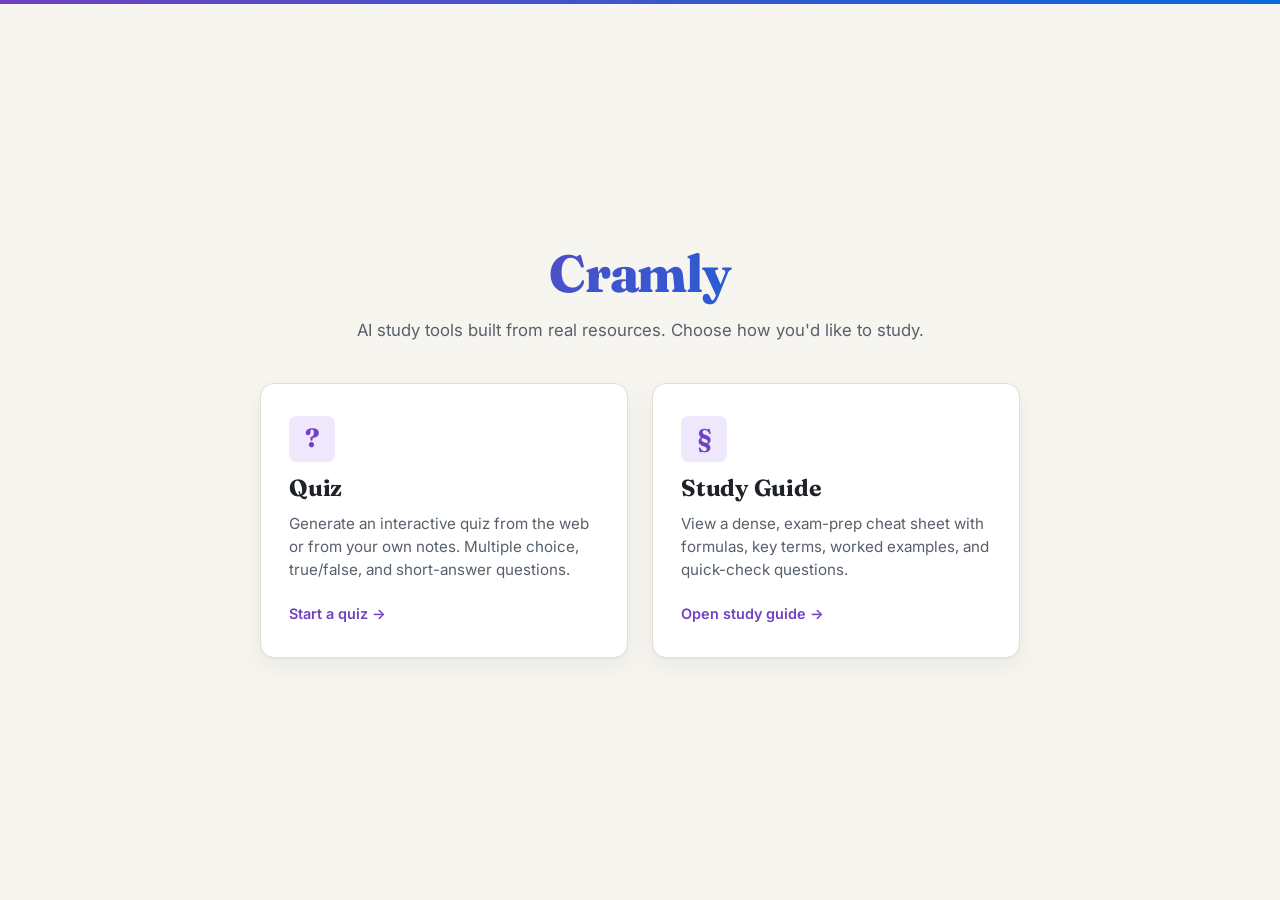
<file: static/index.html>
<!DOCTYPE html>
<html lang="en">
<head>
  <meta charset="UTF-8" />
  <meta name="viewport" content="width=device-width, initial-scale=1.0" />
  <title>Cramly — Choose a Study Mode</title>
  <link rel="stylesheet" href="style.css" />
  <style>
    .menu-wrap {
      flex: 1;
      display: flex;
      flex-direction: column;
      align-items: center;
      justify-content: center;
      padding: 3rem 1.25rem;
      gap: 2.5rem;
    }
    .menu-hero {
      text-align: center;
      max-width: 640px;
    }
    .menu-hero h1 {
      font-family: "Fraunces", Georgia, serif;
      font-size: 3.25rem;
      font-weight: 800;
      letter-spacing: -0.02em;
      background: var(--grad);
      -webkit-background-clip: text;
      background-clip: text;
      -webkit-text-fill-color: transparent;
      margin-bottom: 0.75rem;
    }
    .menu-hero p {
      color: var(--text-muted);
      font-size: 1.05rem;
      line-height: 1.55;
    }
    .menu-grid {
      display: grid;
      grid-template-columns: 1fr 1fr;
      gap: 1.5rem;
      width: 100%;
      max-width: 760px;
    }
    @media (max-width: 640px) {
      .menu-grid { grid-template-columns: 1fr; }
      .menu-hero h1 { font-size: 2.2rem; }
    }
    .menu-tile {
      display: flex;
      flex-direction: column;
      gap: 0.75rem;
      padding: 2rem 1.75rem;
      background: var(--surface);
      border: 1px solid var(--border);
      border-radius: var(--radius);
      color: var(--text);
      text-decoration: none;
      cursor: pointer;
      transition: transform var(--transition), border-color var(--transition), box-shadow var(--transition);
      box-shadow: var(--shadow);
      position: relative;
      overflow: hidden;
    }
    .menu-tile::before {
      content: "";
      position: absolute;
      inset: 0;
      background: var(--accent-soft);
      opacity: 0;
      transition: opacity var(--transition);
      pointer-events: none;
    }
    .menu-tile:hover {
      transform: translateY(-3px);
      border-color: var(--accent);
      box-shadow: 0 12px 32px rgba(111, 66, 193, 0.18);
      text-decoration: none;
    }
    .menu-tile:hover::before { opacity: 0.55; }
    .menu-tile > * { position: relative; z-index: 1; }
    .menu-icon {
      width: 46px;
      height: 46px;
      display: flex;
      align-items: center;
      justify-content: center;
      background: var(--accent-soft);
      color: var(--accent);
      border-radius: var(--radius-sm);
      font-family: "Fraunces", Georgia, serif;
      font-size: 1.6rem;
      font-weight: 700;
    }
    .menu-tile h2 {
      font-family: "Fraunces", Georgia, serif;
      font-size: 1.45rem;
      font-weight: 700;
      letter-spacing: -0.01em;
    }
    .menu-tile p {
      color: var(--text-muted);
      font-size: 0.95rem;
      line-height: 1.5;
      flex: 1;
    }
    .menu-tile .arrow {
      color: var(--accent);
      font-weight: 600;
      font-size: 0.9rem;
      margin-top: 0.5rem;
    }
  </style>
</head>
<body>
  <div id="app">
    <div class="menu-wrap">
      <div class="menu-hero">
        <h1>Cramly</h1>
        <p>AI study tools built from real resources. Choose how you'd like to study.</p>
      </div>

      <div class="menu-grid">
        <a class="menu-tile" href="/quiz.html">
          <div class="menu-icon">?</div>
          <h2>Quiz</h2>
          <p>Generate an interactive quiz from the web or from your own notes. Multiple choice, true/false, and short-answer questions.</p>
          <div class="arrow">Start a quiz →</div>
        </a>

        <a class="menu-tile" href="/study_guide.html">
          <div class="menu-icon">§</div>
          <h2>Study Guide</h2>
          <p>View a dense, exam-prep cheat sheet with formulas, key terms, worked examples, and quick-check questions.</p>
          <div class="arrow">Open study guide →</div>
        </a>
      </div>
    </div>
  </div>
</body>
</html>
</file>
<file: static/style.css>
/*
 * style.css
 * =========
 * Minimal study-guide-themed UI for the Cramly quiz. Light by default,
 * dark via prefers-color-scheme. Inter + Fraunces + JetBrains Mono.
 */

/* =========================================================
   1. Fonts + CSS variables
   ========================================================= */
@import url("https://fonts.googleapis.com/css2?family=Inter:wght@400;500;600;700&family=Fraunces:opsz,wght@9..144,600;9..144,700;9..144,800&family=JetBrains+Mono:wght@400;500&display=swap");

:root {
  --bg:           #f7f5f0;
  --surface:      #ffffff;
  --surface-2:    #f4f1ea;
  --border:       #e3dfd5;
  --rule:         #ece8de;
  --text:         #1f2328;
  --text-muted:   #57606a;
  --accent:       #6f42c1;
  --accent-dark:  #5a35a3;
  --accent-soft:  #efe7fb;
  --success:      #1a7f37;
  --success-bg:   #dafbe1;
  --error:        #d73a49;
  --error-bg:     #ffebe9;
  --warning:      #bf8700;
  --warning-bg:   #fff8c5;
  --radius:       14px;
  --radius-sm:    8px;
  --shadow:       0 1px 2px rgba(27,31,35,.04), 0 8px 24px rgba(27,31,35,.06);
  --transition:   0.15s ease;
  --grad:         linear-gradient(135deg, #6f42c1 0%, #0969da 100%);
  --on-accent:    #ffffff;

  --term-bg:      #f4f1ea;
  --term-border:  #e3dfd5;
  --term-text:    #1f2328;
  --term-muted:   #57606a;
  --term-green:   #1a7f37;
  --term-yellow:  #bf8700;
  --term-blue:    #0969da;
  --term-red:     #d73a49;
  --term-purple:  #6f42c1;
}

@media (prefers-color-scheme: dark) {
  :root {
    --bg:          #0b0f17;
    --surface:     #11161f;
    --surface-2:   #161b26;
    --border:      #232b38;
    --rule:        #1c2330;
    --text:        #e6edf3;
    --text-muted:  #8b949e;
    --accent:      #d2a8ff;
    --accent-dark: #b18aff;
    --accent-soft: #1d1730;
    --success:     #3fb950;
    --success-bg:  rgba(63,185,80,.12);
    --error:       #ff7b72;
    --error-bg:    rgba(255,123,114,.12);
    --warning:     #d29922;
    --warning-bg:  rgba(210,153,34,.12);
    --shadow:      0 1px 2px rgba(0,0,0,.4), 0 12px 30px rgba(0,0,0,.35);
    --grad:        linear-gradient(135deg, #d2a8ff 0%, #79c0ff 100%);
    --on-accent:   #1f1233;

    --term-bg:     #0d1117;
    --term-border: #232b38;
    --term-text:   #c9d1d9;
    --term-muted:  #8b949e;
    --term-green:  #3fb950;
    --term-yellow: #d29922;
    --term-blue:   #79c0ff;
    --term-red:    #ff7b72;
    --term-purple: #d2a8ff;
  }
}

/* =========================================================
   2. Reset & base
   ========================================================= */
*, *::before, *::after { box-sizing: border-box; margin: 0; padding: 0; }
html, body { height: 100%; }
body {
  background: var(--bg);
  color: var(--text);
  font-family: "Inter", -apple-system, BlinkMacSystemFont, "Segoe UI", sans-serif;
  font-size: 16px;
  line-height: 1.6;
  -webkit-font-smoothing: antialiased;
  text-rendering: optimizeLegibility;
  min-height: 100vh;
  display: flex;
  flex-direction: column;
}
body::before {
  content: "";
  position: fixed;
  top: 0; left: 0; right: 0;
  height: 4px;
  background: var(--grad);
  z-index: 100;
}
#app { flex: 1; display: flex; flex-direction: column; }
a { color: var(--accent); text-decoration: none; }
a:hover { text-decoration: underline; }

h1, h2, h3 {
  font-family: "Fraunces", Georgia, serif;
  letter-spacing: -0.01em;
  line-height: 1.2;
}

/* =========================================================
   3. Screen system
   ========================================================= */
.screen { display: none; flex: 1; padding: 3rem 1.25rem; }
.screen.active {
  display: flex;
  flex-direction: column;
  align-items: center;
  justify-content: center;
}

/* =========================================================
   4. Reusable: card, button, panel-toggle, fields
   ========================================================= */
.card {
  background: var(--surface);
  border: 1px solid var(--border);
  border-radius: var(--radius);
  box-shadow: var(--shadow);
  padding: 2.25rem 2.25rem;
  width: 100%;
  max-width: 600px;
}

.btn {
  display: inline-flex;
  align-items: center;
  justify-content: center;
  padding: 0.65rem 1.3rem;
  border: 1px solid transparent;
  border-radius: var(--radius-sm);
  font-family: inherit;
  font-size: 0.95rem;
  font-weight: 600;
  cursor: pointer;
  transition: background var(--transition), border-color var(--transition), color var(--transition), transform var(--transition);
}
.btn:active   { transform: scale(0.98); }
.btn:disabled { opacity: 0.45; cursor: not-allowed; }

.btn-primary { background: var(--accent); color: var(--on-accent); }
.btn-primary:hover:not(:disabled) { background: var(--accent-dark); }
.btn-secondary {
  background: var(--surface);
  color: var(--text);
  border-color: var(--border);
}
.btn-secondary:hover:not(:disabled) {
  border-color: var(--accent);
  color: var(--accent);
}
.btn-full { width: 100%; }

.btn-link {
  background: none;
  border: none;
  color: var(--text-muted);
  cursor: pointer;
  font-family: inherit;
  font-size: 0.85rem;
  padding: 0.3rem 0;
  text-decoration: underline;
  text-underline-offset: 3px;
}
.btn-link:hover { color: var(--accent); }

.panel-toggle {
  background: none;
  border: 1px solid var(--rule);
  border-radius: 20px;
  color: var(--text-muted);
  cursor: pointer;
  font-family: inherit;
  font-size: 0.8rem;
  padding: 0.35rem 0.85rem;
  transition: color var(--transition), border-color var(--transition);
  align-self: flex-start;
}
.panel-toggle:hover { color: var(--accent); border-color: var(--accent); }

.hidden     { display: none !important; }
.text-muted { color: var(--text-muted); }

/* Fields */
.field { display: flex; flex-direction: column; gap: 0.45rem; }
.field label {
  font-size: 0.78rem;
  font-weight: 600;
  color: var(--text-muted);
  text-transform: uppercase;
  letter-spacing: 0.06em;
}
.field input,
.field select {
  background: var(--surface);
  border: 1px solid var(--border);
  border-radius: var(--radius-sm);
  color: var(--text);
  font-family: inherit;
  font-size: 1rem;
  padding: 0.7rem 0.95rem;
  outline: none;
  transition: border-color var(--transition);
  width: 100%;
}
.field input:focus,
.field select:focus { border-color: var(--accent); }

/* =========================================================
   5. Input screen
   ========================================================= */
.center-card { display: flex; flex-direction: column; gap: 1.75rem; }
.logo { text-align: center; }
.logo h1 {
  font-family: "Fraunces", Georgia, serif;
  font-size: 2.75rem;
  font-weight: 800;
  background: var(--grad);
  -webkit-background-clip: text;
  background-clip: text;
  -webkit-text-fill-color: transparent;
  margin-bottom: 0.4rem;
}
.tagline { color: var(--text-muted); font-size: 0.98rem; }
#quiz-form { display: flex; flex-direction: column; gap: 1.25rem; }
.options-row { display: grid; grid-template-columns: 1fr 1fr; gap: 1rem; }

/* Notes toggle */
.notes-section {
  display: flex;
  flex-direction: column;
  gap: 0.4rem;
  border: 1px solid var(--rule);
  border-radius: var(--radius-sm);
  padding: 0.85rem 1rem;
  background: var(--surface-2);
}
.notes-toggle-row {
  display: flex;
  align-items: center;
  justify-content: space-between;
}
.toggle-label {
  display: flex;
  align-items: center;
  gap: 0.6rem;
  cursor: pointer;
  font-size: 0.95rem;
  font-weight: 500;
  user-select: none;
}
.toggle-label input[type="checkbox"] {
  width: 16px; height: 16px;
  accent-color: var(--accent);
  cursor: pointer;
}
.notes-status-badge {
  font-family: "JetBrains Mono", monospace;
  font-size: 0.7rem;
  font-weight: 500;
  padding: 0.2rem 0.6rem;
  border-radius: 20px;
  border: 1px solid var(--border);
  color: var(--text-muted);
  text-transform: uppercase;
  letter-spacing: 0.04em;
}
.notes-status-badge.available   { border-color: var(--success); color: var(--success); background: var(--success-bg); }
.notes-status-badge.unavailable { color: var(--text-muted); }
.notes-hint { font-size: 0.85rem; line-height: 1.5; }

/* =========================================================
   6. Agent screen
   ========================================================= */
.agent-card {
  max-width: 620px;
  display: flex;
  flex-direction: column;
  gap: 1.25rem;
}
.agent-simple {
  text-align: center;
  display: flex;
  flex-direction: column;
  align-items: center;
  gap: 0.5rem;
}
.agent-simple h2 {
  font-family: "Fraunces", Georgia, serif;
  font-size: 1.4rem;
  font-weight: 700;
}
.search-counter {
  font-family: "JetBrains Mono", monospace;
  font-size: 0.78rem;
  color: var(--text-muted);
  min-height: 1.2em;
}
.spinner {
  width: 40px; height: 40px;
  border: 3px solid var(--rule);
  border-top-color: var(--accent);
  border-radius: 50%;
  animation: spin 0.85s linear infinite;
  margin-bottom: 0.5rem;
}
.spinner.spinner-done {
  animation: none;
  border-color: var(--success);
}
@keyframes spin { to { transform: rotate(360deg); } }

/* Agent log */
.agent-log-wrap {
  border: 1px solid var(--term-border);
  border-radius: var(--radius-sm);
  overflow: hidden;
  background: var(--term-bg);
}
.agent-log-header {
  display: flex;
  align-items: center;
  gap: 6px;
  background: var(--surface-2);
  padding: 0.5rem 0.85rem;
  border-bottom: 1px solid var(--term-border);
}
.dot { width: 10px; height: 10px; border-radius: 50%; }
.dot-red    { background: #ff5f57; }
.dot-yellow { background: #febc2e; }
.dot-green  { background: #28c840; }
.agent-log-title {
  font-family: "JetBrains Mono", monospace;
  font-size: 0.75rem;
  font-weight: 500;
  color: var(--term-muted);
  margin-left: 6px;
}
.agent-log {
  padding: 0.85rem 1rem;
  font-family: "JetBrains Mono", monospace;
  font-size: 0.8rem;
  line-height: 1.7;
  max-height: 240px;
  overflow-y: auto;
  display: flex;
  flex-direction: column;
  gap: 0.1rem;
}
.log-entry {
  display: flex;
  align-items: baseline;
  gap: 0.65rem;
  animation: fadeIn 0.2s ease;
}
@keyframes fadeIn {
  from { opacity: 0; transform: translateY(3px); }
  to   { opacity: 1; transform: translateY(0); }
}
.log-tag {
  min-width: 48px;
  font-size: 0.7rem;
  font-weight: 700;
  text-transform: uppercase;
  letter-spacing: 0.05em;
}
.log-text { color: var(--term-text); }
.log-pending .log-tag { color: var(--term-yellow); }
.log-done    .log-tag { color: var(--term-green);  }
.log-info    .log-tag { color: var(--term-blue);   }
.log-success .log-tag { color: var(--term-green);  }
.log-error   .log-tag { color: var(--term-red);    }

/* Reasoning summary */
.reasoning-box {
  background: var(--surface-2);
  border: 1px solid var(--rule);
  border-radius: var(--radius-sm);
  padding: 1rem 1.1rem;
  display: flex;
  flex-direction: column;
  gap: 0.85rem;
}
.reasoning-title {
  font-family: "JetBrains Mono", monospace;
  font-size: 0.7rem;
  font-weight: 700;
  text-transform: uppercase;
  letter-spacing: 0.07em;
  color: var(--accent);
}
.reasoning-section { display: flex; flex-direction: column; gap: 0.25rem; }
.reasoning-label {
  font-size: 0.7rem;
  font-weight: 700;
  color: var(--text-muted);
  text-transform: uppercase;
  letter-spacing: 0.06em;
}
.reasoning-section p,
.reasoning-section ul {
  font-size: 0.88rem;
  color: var(--text);
  line-height: 1.55;
}
.reasoning-section ul { padding-left: 1.2rem; }

.agent-actions { display: flex; justify-content: flex-end; }

/* =========================================================
   7. Quiz screen
   ========================================================= */
#quiz-screen { justify-content: flex-start; padding: 0; align-items: stretch; }

.quiz-header {
  width: 100%;
  background: var(--surface);
  border-bottom: 1px solid var(--rule);
  padding: 0.85rem 1.5rem;
  position: sticky;
  top: 0;
  z-index: 10;
}
.header-left { display: flex; justify-content: flex-end; margin-bottom: 0.55rem; }
.question-counter {
  position: fixed;
  bottom: 1.25rem;
  right: 1.5rem;
  z-index: 50;
  background: var(--surface);
  border: 1px solid var(--border);
  border-radius: 20px;
  box-shadow: var(--shadow);
  padding: 0.4rem 0.95rem;
  font-family: "JetBrains Mono", monospace;
  font-size: 0.8rem;
  color: var(--text-muted);
}
.score-badge {
  font-family: "JetBrains Mono", monospace;
  font-size: 0.82rem;
  font-weight: 600;
  color: var(--accent);
}
.progress-bar-wrap {
  height: 3px;
  background: var(--rule);
  border-radius: 2px;
  overflow: hidden;
}
.progress-bar {
  height: 100%;
  background: var(--grad);
  border-radius: 2px;
  transition: width 0.4s ease;
  width: 0%;
}

.quiz-body {
  display: flex;
  gap: 1.75rem;
  width: 100%;
  max-width: 1100px;
  margin: 0 auto;
  padding: 2.5rem 1.25rem;
  flex: 1;
  align-items: flex-start;
}
.quiz-main {
  flex: 1;
  display: flex;
  flex-direction: column;
  gap: 1rem;
  min-width: 0;
}

.question-card { display: flex; flex-direction: column; gap: 1.35rem; }
.q-type-label {
  font-family: "JetBrains Mono", monospace;
  font-size: 0.7rem;
  font-weight: 600;
  text-transform: uppercase;
  letter-spacing: 0.08em;
  color: var(--accent);
}
.q-text {
  font-family: "Fraunces", Georgia, serif;
  font-size: 1.25rem;
  font-weight: 600;
  line-height: 1.4;
  color: var(--text);
}

.reasoning-toggle-row {
  display: flex;
  justify-content: center;
  padding: 0 1rem 2rem;
}

/* =========================================================
   8. Answer options
   ========================================================= */
.options-grid { display: flex; flex-direction: column; gap: 0.55rem; }

.option-btn {
  display: flex;
  align-items: center;
  gap: 0.9rem;
  padding: 0.85rem 1.1rem;
  background: var(--surface);
  border: 1px solid var(--border);
  border-radius: var(--radius-sm);
  color: var(--text);
  font-family: inherit;
  font-size: 0.96rem;
  cursor: pointer;
  text-align: left;
  transition: border-color var(--transition), background var(--transition);
  width: 100%;
}
.option-btn:hover:not(:disabled) {
  border-color: var(--accent);
  background: var(--accent-soft);
}
.option-btn:disabled { cursor: default; }

.option-letter {
  min-width: 26px; height: 26px;
  border-radius: 50%;
  background: var(--surface-2);
  border: 1px solid var(--border);
  display: flex; align-items: center; justify-content: center;
  font-family: "JetBrains Mono", monospace;
  font-weight: 600;
  font-size: 0.78rem;
  color: var(--text-muted);
  flex-shrink: 0;
  transition: background var(--transition), color var(--transition);
}

.option-btn.correct {
  border-color: var(--success);
  background: var(--success-bg);
}
.option-btn.correct .option-letter {
  background: var(--success);
  color: #fff;
  border-color: var(--success);
}
.option-btn.incorrect {
  border-color: var(--error);
  background: var(--error-bg);
}
.option-btn.incorrect .option-letter {
  background: var(--error);
  color: #fff;
  border-color: var(--error);
}

.tf-grid { display: grid; grid-template-columns: 1fr 1fr; gap: 0.75rem; }
.tf-grid .option-btn { justify-content: center; font-size: 1rem; font-weight: 600; }

.sa-textarea {
  width: 100%;
  min-height: 100px;
  background: var(--surface);
  border: 1px solid var(--border);
  border-radius: var(--radius-sm);
  color: var(--text);
  font-family: inherit;
  font-size: 0.96rem;
  padding: 0.85rem 1rem;
  resize: vertical;
  outline: none;
  transition: border-color var(--transition);
  line-height: 1.55;
}
.sa-textarea:focus { border-color: var(--accent); }
.sa-actions { display: flex; gap: 0.75rem; }

.model-answer-box {
  background: var(--surface-2);
  border: 1px solid var(--rule);
  border-radius: var(--radius-sm);
  padding: 1rem 1.1rem;
  font-size: 0.93rem;
  line-height: 1.55;
}
.model-answer-box h4 {
  font-family: "JetBrains Mono", monospace;
  font-size: 0.7rem;
  font-weight: 700;
  text-transform: uppercase;
  letter-spacing: 0.07em;
  color: var(--text-muted);
  margin-bottom: 0.45rem;
}
.model-answer-box ul { padding-left: 1.2rem; color: var(--text-muted); font-size: 0.9rem; }

/* =========================================================
   9. Short-answer evaluation
   ========================================================= */
.eval-box {
  display: flex;
  flex-direction: column;
  gap: 0.4rem;
  padding: 0.85rem 1rem;
  border-radius: var(--radius-sm);
  border: 1px solid var(--border);
}
.eval-box.eval-correct   { border-color: var(--success); background: var(--success-bg); }
.eval-box.eval-partial   { border-color: var(--warning); background: var(--warning-bg); }
.eval-box.eval-incorrect { border-color: var(--error);   background: var(--error-bg);   }
.eval-badge {
  font-family: "JetBrains Mono", monospace;
  font-size: 0.72rem;
  font-weight: 700;
  text-transform: uppercase;
  letter-spacing: 0.06em;
}
.eval-correct   .eval-badge { color: var(--success); }
.eval-partial   .eval-badge { color: var(--warning); }
.eval-incorrect .eval-badge { color: var(--error);   }
.eval-feedback { font-size: 0.92rem; line-height: 1.55; }

/* =========================================================
   10. Explanation panel
   ========================================================= */
.explanation-box {
  background: var(--accent-soft);
  border-left: 3px solid var(--accent);
  border-radius: 0 var(--radius-sm) var(--radius-sm) 0;
  padding: 0.9rem 1.1rem;
  font-size: 0.93rem;
  line-height: 1.55;
}
.expl-label {
  font-family: "JetBrains Mono", monospace;
  font-size: 0.7rem;
  font-weight: 700;
  text-transform: uppercase;
  letter-spacing: 0.06em;
  color: var(--accent);
  margin-bottom: 0.35rem;
}
.next-row { display: flex; justify-content: flex-end; }

/* =========================================================
   10b. Solution steps panel
   ========================================================= */
.steps-box {
  background: var(--surface-2);
  border-left: 3px solid var(--accent);
  border-radius: 0 var(--radius-sm) var(--radius-sm) 0;
  padding: 0.9rem 1.1rem;
  margin-top: 0.75rem;
  font-size: 0.93rem;
  line-height: 1.55;
}
.steps-label {
  font-family: "JetBrains Mono", monospace;
  font-size: 0.7rem;
  font-weight: 700;
  text-transform: uppercase;
  letter-spacing: 0.06em;
  color: var(--accent);
  margin-bottom: 0.6rem;
}
.steps-list {
  list-style: none;
  padding: 0;
  margin: 0;
  display: flex;
  flex-direction: column;
  gap: 0.5rem;
}
.step-item {
  display: flex;
  gap: 0.75rem;
  align-items: flex-start;
}
.step-num {
  min-width: 22px;
  height: 22px;
  border-radius: 50%;
  background: var(--accent);
  color: #fff;
  font-size: 0.72rem;
  font-weight: 700;
  display: flex;
  align-items: center;
  justify-content: center;
  flex-shrink: 0;
  margin-top: 0.18rem;
}

/* =========================================================
   11. Sources + reasoning side panel
   ========================================================= */
.sources-panel { display: flex; flex-direction: column; gap: 0.55rem; }
.sources-list  { display: flex; flex-direction: column; gap: 0.4rem; }
.source-item   { display: flex; align-items: center; gap: 0.6rem; font-size: 0.88rem; }
.source-type-badge {
  font-family: "JetBrains Mono", monospace;
  font-size: 0.68rem;
  font-weight: 600;
  text-transform: uppercase;
  letter-spacing: 0.04em;
  padding: 0.15rem 0.5rem;
  border-radius: 4px;
  white-space: nowrap;
  background: var(--surface-2);
  color: var(--text-muted);
  border: 1px solid var(--border);
}

.reasoning-side-panel {
  width: 260px;
  flex-shrink: 0;
  background: var(--surface);
  border: 1px solid var(--border);
  border-radius: var(--radius);
  padding: 1.1rem 1.15rem;
  display: flex;
  flex-direction: column;
  gap: 0.95rem;
  font-size: 0.82rem;
  position: sticky;
  top: 80px;
  max-height: calc(100vh - 100px);
  overflow-y: auto;
  box-shadow: var(--shadow);
}
.side-panel-title {
  font-family: "JetBrains Mono", monospace;
  font-size: 0.7rem;
  font-weight: 700;
  text-transform: uppercase;
  letter-spacing: 0.07em;
  color: var(--accent);
  border-bottom: 1px solid var(--rule);
  padding-bottom: 0.55rem;
}
.side-section { display: flex; flex-direction: column; gap: 0.25rem; }
.side-label {
  font-size: 0.66rem;
  font-weight: 700;
  text-transform: uppercase;
  letter-spacing: 0.06em;
  color: var(--text-muted);
}
.side-text     { color: var(--text); line-height: 1.55; }
.side-concepts { padding-left: 1.1rem; color: var(--text); line-height: 1.7; }
.side-concepts li::marker { color: var(--accent); }

/* =========================================================
   12. Results screen
   ========================================================= */
.results-card {
  display: flex;
  flex-direction: column;
  gap: 1.75rem;
  max-width: 640px;
}
.results-card h2 {
  font-family: "Fraunces", Georgia, serif;
  font-size: 2rem;
  font-weight: 800;
  text-align: center;
  background: var(--grad);
  -webkit-background-clip: text;
  background-clip: text;
  -webkit-text-fill-color: transparent;
}

.score-display { text-align: center; }
.score-circle {
  display: inline-flex;
  align-items: center; justify-content: center;
  width: 110px; height: 110px;
  border-radius: 50%;
  border: 4px solid var(--accent);
  font-family: "Fraunces", Georgia, serif;
  font-size: 2.1rem;
  font-weight: 800;
  color: var(--accent);
  margin-bottom: 0.6rem;
}
.score-circle.grade-great { border-color: var(--success); color: var(--success); }
.score-circle.grade-ok    { border-color: var(--warning); color: var(--warning); }
.score-circle.grade-low   { border-color: var(--error);   color: var(--error);   }
.score-label { font-size: 0.98rem; color: var(--text-muted); }

.missed-section { display: flex; flex-direction: column; gap: 0.55rem; }
.missed-review  { display: flex; flex-direction: column; gap: 0.55rem; }
.missed-item {
  background: var(--surface-2);
  border: 1px solid var(--rule);
  border-radius: var(--radius-sm);
  padding: 0.85rem 1rem;
  font-size: 0.92rem;
  line-height: 1.55;
}
.missed-q { font-weight: 600; margin-bottom: 0.35rem; }
.missed-a { color: var(--success); font-size: 0.88rem; }

.next-section {
  display: flex;
  flex-direction: column;
  gap: 0.85rem;
  border-top: 1px solid var(--rule);
  padding-top: 1.5rem;
}
.next-title {
  font-family: "JetBrains Mono", monospace;
  font-size: 0.78rem;
  font-weight: 600;
  color: var(--text-muted);
  text-transform: uppercase;
  letter-spacing: 0.06em;
}
.next-actions { display: flex; gap: 0.6rem; flex-wrap: wrap; }
.next-actions .btn { flex: 1; min-width: 140px; }

.subtopic-section {
  display: flex;
  flex-direction: column;
  gap: 0.7rem;
  border-top: 1px solid var(--rule);
  padding-top: 1.5rem;
}
.subtopic-grid {
  display: flex;
  flex-wrap: wrap;
  gap: 0.5rem;
}
.subtopic-btn {
  background: var(--surface);
  border: 1px solid var(--border);
  border-radius: 20px;
  color: var(--text);
  cursor: pointer;
  font-family: inherit;
  font-size: 0.85rem;
  padding: 0.4rem 0.95rem;
  transition: border-color var(--transition), background var(--transition), color var(--transition);
}
.subtopic-btn:hover {
  border-color: var(--accent);
  background: var(--accent-soft);
  color: var(--accent);
}
</file>
